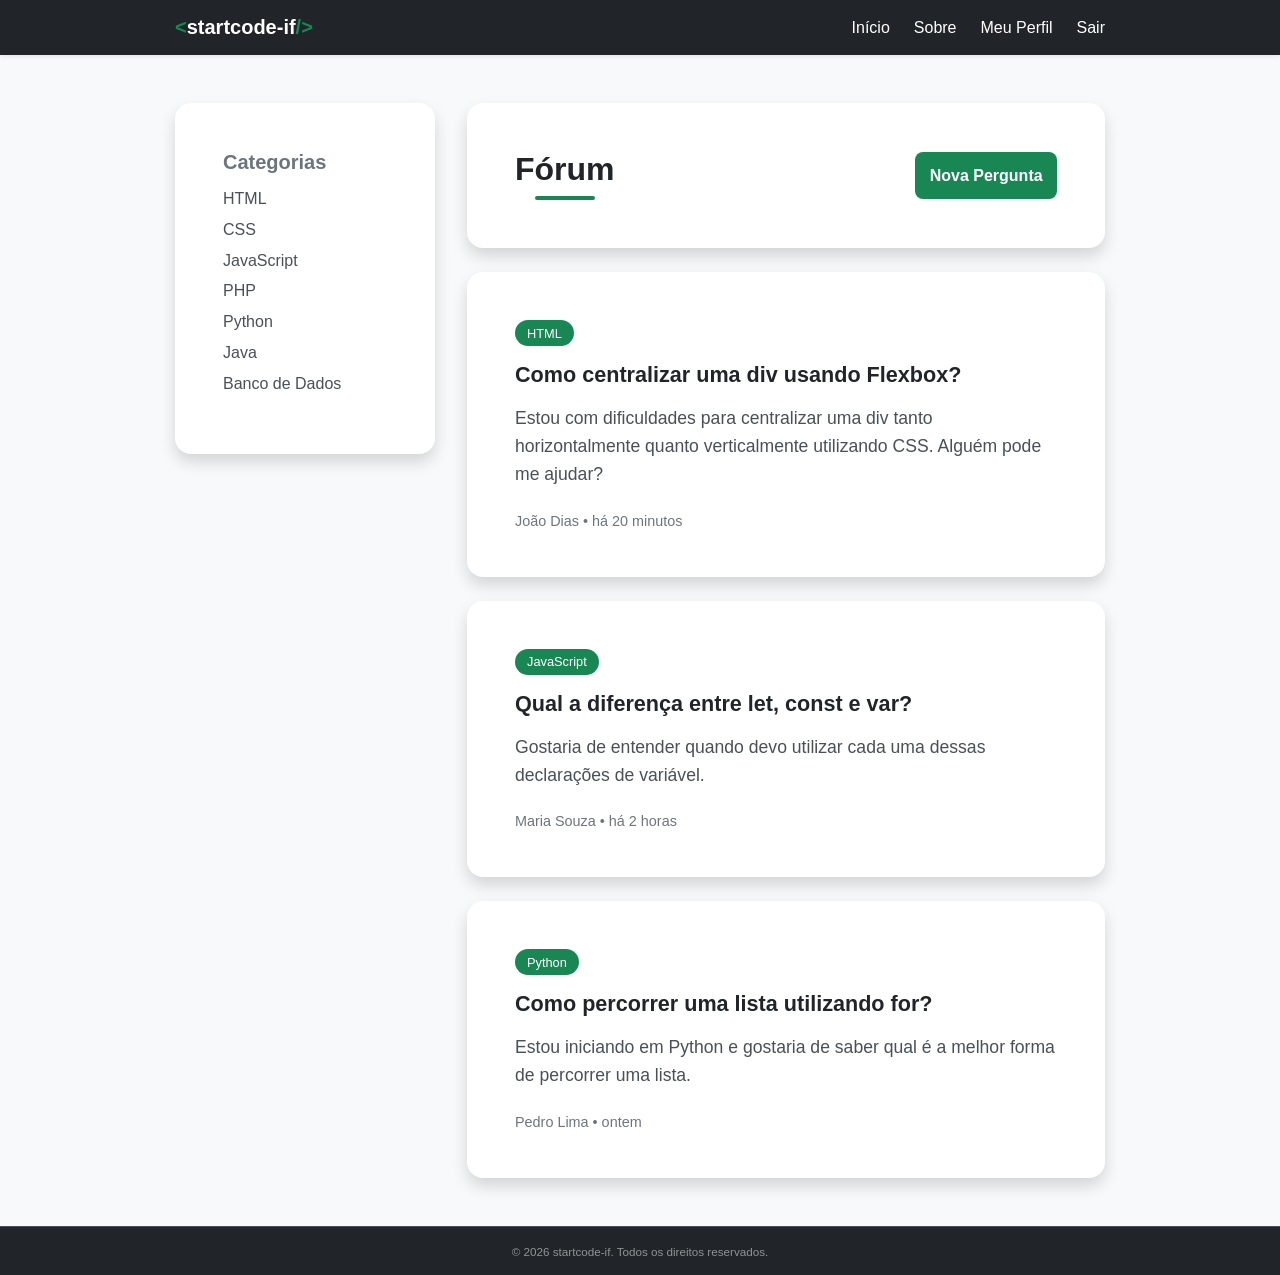
<file: startcode-if/html/index.html>
<!DOCTYPE html>
<html lang="pt-BR">
<head>
    <meta charset="UTF-8">
    <meta name="viewport" content="width=device-width, initial-scale=1.0">
    <title>Início - startcode-if</title>
    <link rel="stylesheet" href="../css/style.css">
</head>
<body>

    <nav class="navbar">
        <div class="container container-navbar">
            <a href="index.html" class="navbar-brand">
                <span class="text-success">&lt;</span>startcode-if<span class="text-success">/&gt;</span>
            </a>

            <div class="navbar-menu">
                <a href="index.html">Início</a>
                <a href="sobre.html">Sobre</a>
                <a href="meu-perfil.html">Meu Perfil</a>
                <a href="login.html">Sair</a>
            </div>
        </div>
    </nav>

    <main class="container main-content">

        <div class="content-wrapper">

            <aside class="sidebar">

                <div class="card">

                    <div class="card-body">

                        <h3 class="section-title">
                            Categorias
                        </h3>

                        <ul class="category-list">
                            <li><a href="#">HTML</a></li>
                            <li><a href="#">CSS</a></li>
                            <li><a href="#">JavaScript</a></li>
                            <li><a href="#">PHP</a></li>
                            <li><a href="#">Python</a></li>
                            <li><a href="#">Java</a></li>
                            <li><a href="#">Banco de Dados</a></li>
                        </ul>

                    </div>

                </div>

            </aside>

            <section class="feed">

                <div class="card">

                    <div class="card-body">

                        <div class="feed-header">

                            <div>
                                <h2 class="page-title feed-title">
                                    Fórum
                                </h2>

                                <div class="heading-line"></div>
                            </div>
<a href="nova-pergunta.html">
                            <button class="btn btn-success">
                                Nova Pergunta
                            </button>
</a>
                        </div>

                    </div>

                </div>

                <article class="card post-card">
                <a href="abrir-pergunta.html">
                    <div class="card-body">

                        <span class="post-category">
                            HTML
                        </span>

                        <h3 class="post-title">
                            Como centralizar uma div usando Flexbox?
                        </h3>

                        <p class="description">
                            Estou com dificuldades para centralizar uma div tanto
                            horizontalmente quanto verticalmente utilizando CSS.
                            Alguém pode me ajudar?
                        </p>

                        <div class="post-info">
                            João Dias • há 20 minutos
                        </div>

                    </div>
                </a>
                </article>

                <article class="card post-card">

                    <div class="card-body">

                        <span class="post-category">
                            JavaScript
                        </span>

                        <h3 class="post-title">
                            Qual a diferença entre let, const e var?
                        </h3>

                        <p class="description">
                            Gostaria de entender quando devo utilizar cada uma
                            dessas declarações de variável.
                        </p>

                        <div class="post-info">
                            Maria Souza • há 2 horas
                        </div>

                    </div>

                </article>

                <article class="card post-card">

                    <div class="card-body">

                        <span class="post-category">
                            Python
                        </span>

                        <h3 class="post-title">
                            Como percorrer uma lista utilizando for?
                        </h3>

                        <p class="description">
                            Estou iniciando em Python e gostaria de saber qual é
                            a melhor forma de percorrer uma lista.
                        </p>

                        <div class="post-info">
                            Pedro Lima • ontem
                        </div>

                    </div>

                </article>

            </section>

        </div>

    </main>

    <footer class="footer">
        <div class="container">
            <small>&copy; 2026 startcode-if. Todos os direitos reservados.</small>
        </div>
    </footer>

</body>
</html>
</file>
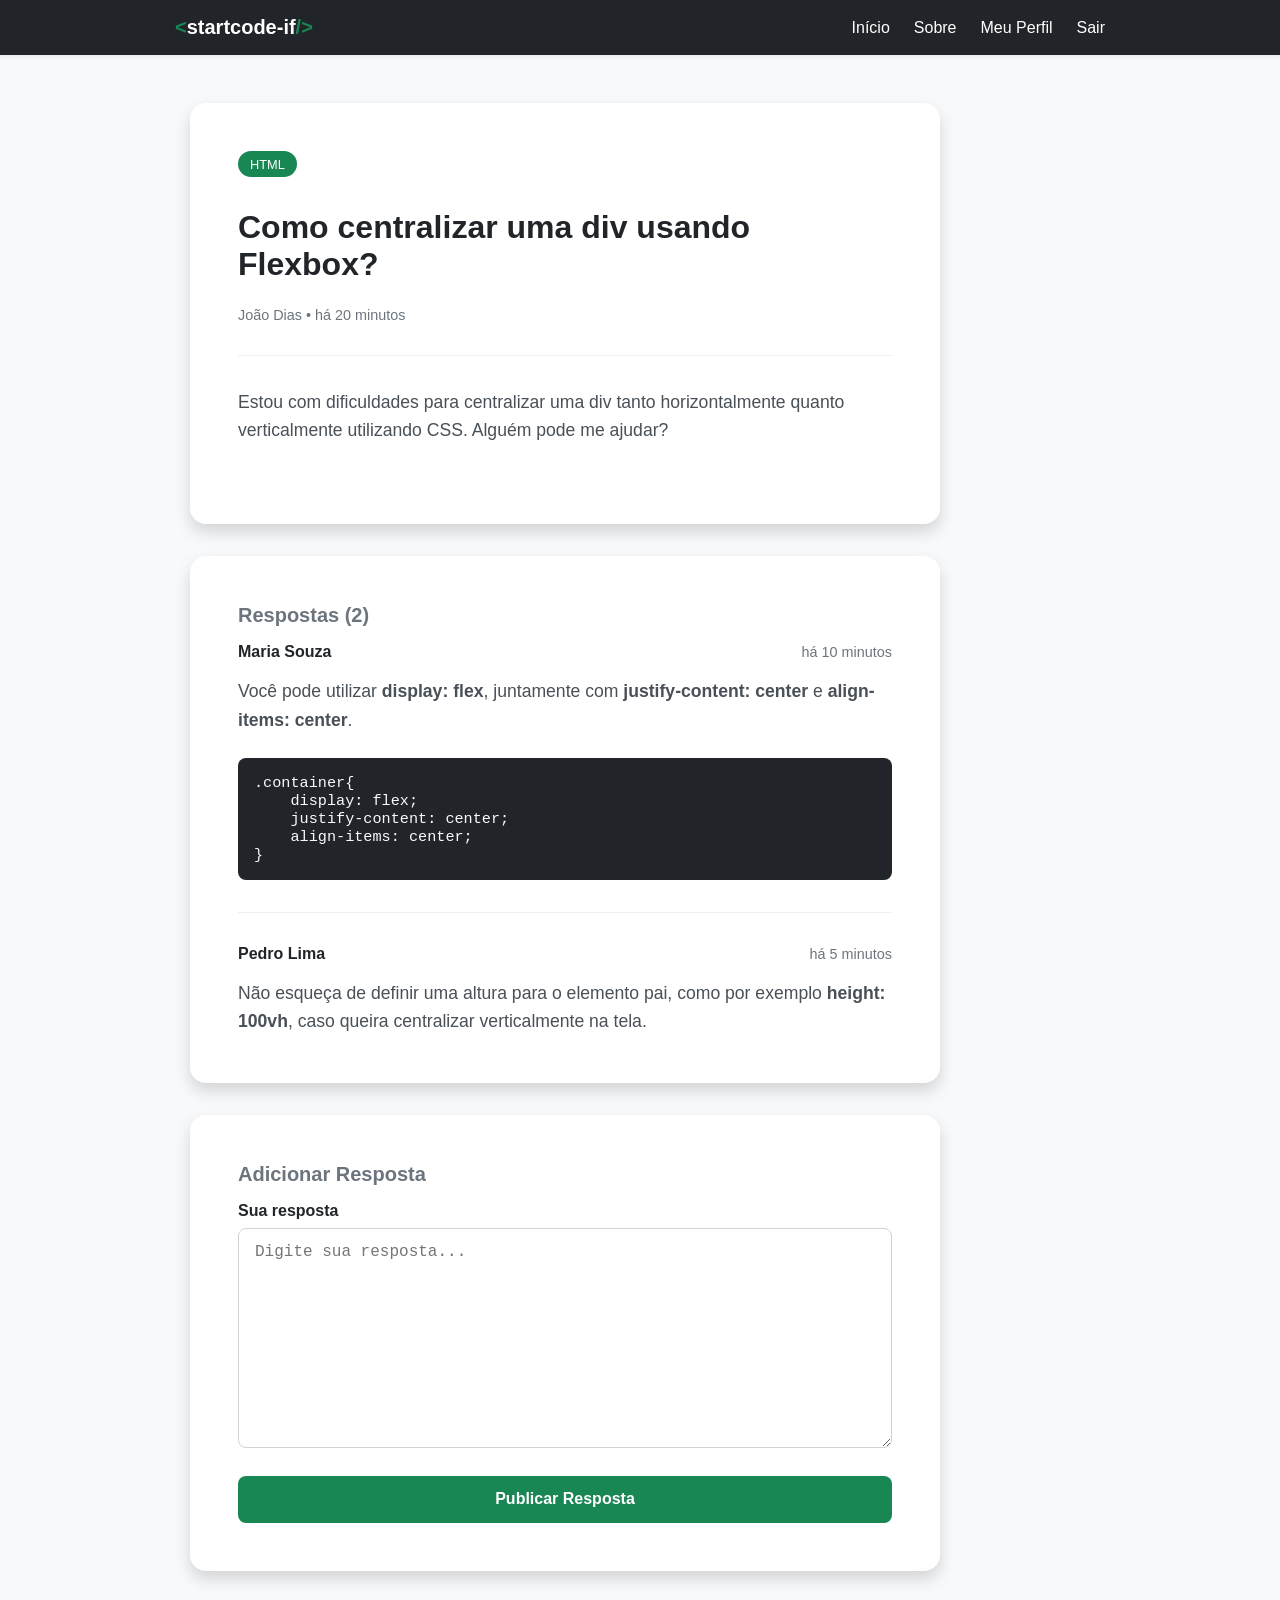
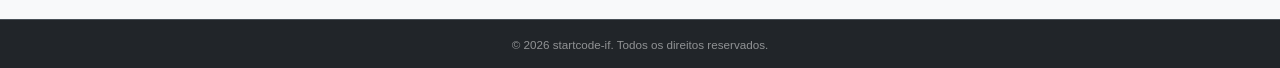
<file: startcode-if/html/abrir-pergunta.html>
<!DOCTYPE html>
<html lang="pt-BR">
<head>
    <meta charset="UTF-8">
    <meta name="viewport" content="width=device-width, initial-scale=1.0">
    <title>Pergunta - startcode-if</title>
    <link rel="stylesheet" href="../css/style.css">
</head>
<body>

    <nav class="navbar">
        <div class="container container-navbar">
            <a href="index.html" class="navbar-brand">
                <span class="text-success">&lt;</span>startcode-if<span class="text-success">/&gt;</span>
            </a>

            <div class="navbar-menu">
                <a href="index.html">Início</a>
                <a href="sobre.html">Sobre</a>
                <a href="meu-perfil.html">Meu Perfil</a>
                <a href="login.html">Sair</a>
            </div>
        </div>
    </nav>

    <main class="container main-content">

        <div class="question-page">

            <div class="card">

                <div class="card-body">

                    <span class="post-category">
                        HTML
                    </span>

                    <h1 class="page-title question-title">
                        Como centralizar uma div usando Flexbox?
                    </h1>

                    <div class="post-info">
                        João Dias • há 20 minutos
                    </div>

                    <hr class="divider">

                    <section class="section-content">

                        <p class="description">
                            Estou com dificuldades para centralizar uma div tanto
                            horizontalmente quanto verticalmente utilizando CSS.
                            Alguém pode me ajudar?
                        </p>

                    </section>

                </div>

            </div>

            <div class="card">

                <div class="card-body">

                    <h3 class="section-title">
                        Respostas (2)
                    </h3>

                    <div class="answer">

                        <div class="answer-header">
                            <strong>Maria Souza</strong>
                            <span class="answer-date">há 10 minutos</span>
                        </div>

                        <p class="description">
                            Você pode utilizar <strong>display: flex</strong>,
                            juntamente com <strong>justify-content: center</strong>
                            e <strong>align-items: center</strong>.
                        </p>

                        <pre class="code-block"><code>.container{
    display: flex;
    justify-content: center;
    align-items: center;
}</code></pre>

                    </div>

                    <hr class="divider">

                    <div class="answer">

                        <div class="answer-header">
                            <strong>Pedro Lima</strong>
                            <span class="answer-date">há 5 minutos</span>
                        </div>

                        <p class="description">
                            Não esqueça de definir uma altura para o elemento pai,
                            como por exemplo <strong>height: 100vh</strong>, caso
                            queira centralizar verticalmente na tela.
                        </p>

                    </div>

                </div>

            </div>

            <div class="card">

                <div class="card-body">

                    <h3 class="section-title">
                        Adicionar Resposta
                    </h3>

                    <form>

                        <div class="form-group">

                            <label class="form-label" for="resposta">
                                Sua resposta
                            </label>

                            <textarea
                                id="resposta"
                                class="form-control textarea"
                                rows="6"
                                placeholder="Digite sua resposta..."></textarea>

                        </div>

                        <button class="btn btn-success">
                            Publicar Resposta
                        </button>

                    </form>

                </div>

            </div>

        </div>

    </main>

    <footer class="footer">
        <div class="container">
            <small>&copy; 2026 startcode-if. Todos os direitos reservados.</small>
        </div>
    </footer>

</body>
</html>
</file>
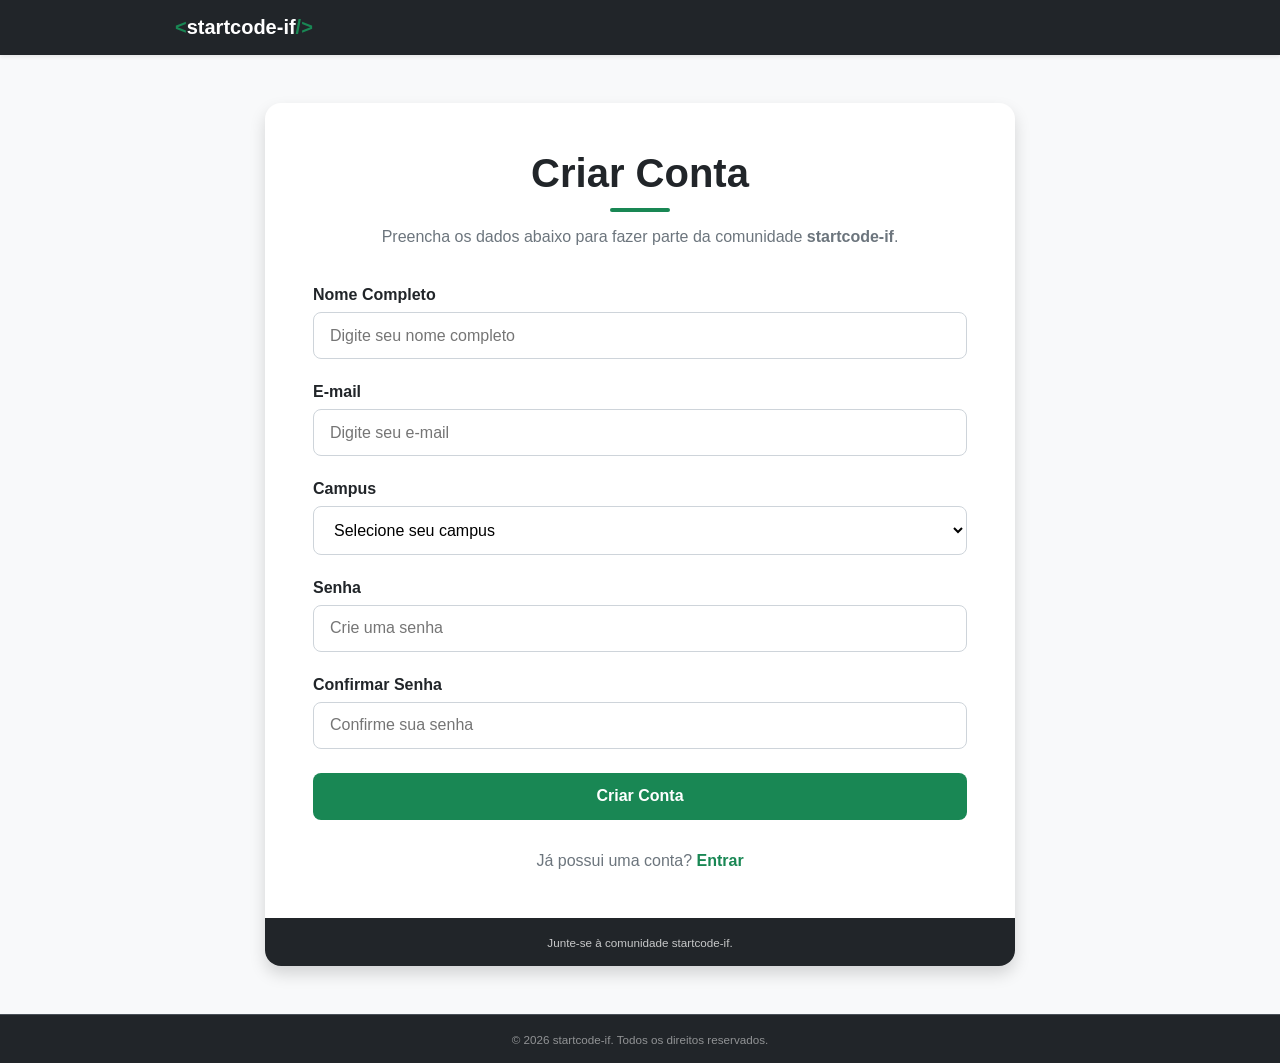
<file: startcode-if/html/cadastro.html>
<!DOCTYPE html>
<html lang="pt-BR">
<head>
    <meta charset="UTF-8">
    <meta name="viewport" content="width=device-width, initial-scale=1.0">
    <title>Cadastro - startcode-if</title>
    <link rel="stylesheet" href="../css/style.css">
</head>
<body>

    <nav class="navbar">
        <div class="container container-navbar">
            <a href="#" class="navbar-brand">
                <span class="text-success">&lt;</span>startcode-if<span class="text-success">/&gt;</span>
            </a>
        </div>
    </nav>

    <main class="container main-content">

        <div class="card register-card">

            <div class="card-body">

                <div class="text-center">
                    <h1 class="page-title">Criar Conta</h1>
                    <div class="heading-line"></div>

                    <p class="login-description">
                        Preencha os dados abaixo para fazer parte da comunidade
                        <strong>startcode-if</strong>.
                    </p>
                </div>

                <form action="index.html" method="get">

                    <div class="form-group">
                        <label class="form-label" for="nome">
                            Nome Completo
                        </label>

                        <input
                            type="text"
                            id="nome"
                            class="form-control"
                            placeholder="Digite seu nome completo"
                            required>
                    </div>

                    <div class="form-group">
                        <label class="form-label" for="email">
                            E-mail
                        </label>

                        <input
                            type="email"
                            id="email"
                            class="form-control"
                            placeholder="Digite seu e-mail"
                            required>
                    </div>

                    <div class="form-group">
                        <label class="form-label" for="campus">
                            Campus
                        </label>

                        <select
                            id="campus"
                            class="form-control"
                            required>

                            <option value="" selected disabled>
                                Selecione seu campus
                            </option>

                            <option>IFPI - São Raimundo Nonato</option>
                            <option>IFPI - Teresina Central</option>
                            <option>IFPI - Picos</option>
                            <option>IFPI - Floriano</option>
                            <option>Outro Campus</option>

                        </select>
                    </div>

                    <div class="form-group">
                        <label class="form-label" for="senha">
                            Senha
                        </label>

                        <input
                            type="password"
                            id="senha"
                            class="form-control"
                            placeholder="Crie uma senha"
                            required>
                    </div>

                    <div class="form-group">
                        <label class="form-label" for="confirmar">
                            Confirmar Senha
                        </label>

                        <input
                            type="password"
                            id="confirmar"
                            class="form-control"
                            placeholder="Confirme sua senha"
                            required>
                    </div>

                    <button type="submit" class="btn btn-success">
                        Criar Conta
                    </button>

                </form>

                <div class="login-footer">
                    <p>
                        Já possui uma conta?
                        <a href="login.html">Entrar</a>
                    </p>
                </div>

            </div>

            <div class="card-footer">
                <small>Junte-se à comunidade startcode-if.</small>
            </div>

        </div>

    </main>

    <footer class="footer">
        <div class="container">
            <small>&copy; 2026 startcode-if. Todos os direitos reservados.</small>
        </div>
    </footer>

</body>
</html>
</file>
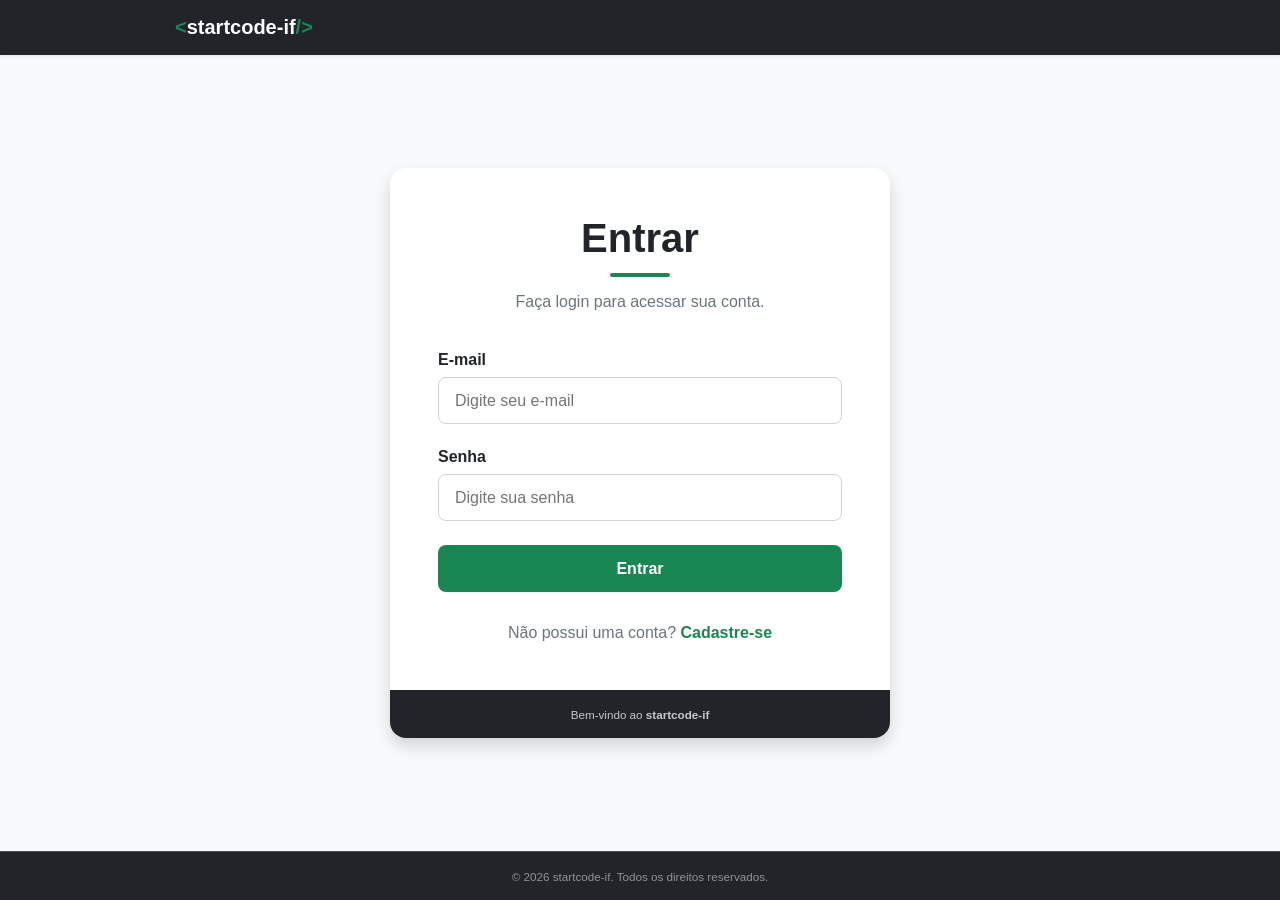
<file: startcode-if/html/login.html>
<!DOCTYPE html>
<html lang="pt-BR">
<head>
    <meta charset="UTF-8">
    <meta name="viewport" content="width=device-width, initial-scale=1.0">
    <title>Login - startcode-if</title>
    <link rel="stylesheet" href="../css/style.css">
</head>
<body>

    <nav class="navbar">
        <div class="container container-navbar">
            <a href="#" class="navbar-brand">
                <span class="text-success">&lt;</span>startcode-if<span class="text-success">/&gt;</span>
            </a>
        </div>
    </nav>

    <main class="container main-content">

        <div class="card login-card">

            <div class="card-body">

                <div class="text-center">
                    <h1 class="page-title">Entrar</h1>
                    <div class="heading-line"></div>
                    <p class="login-description">
                        Faça login para acessar sua conta.
                    </p>
                </div>

                <form action="index.html">

                    <div class="form-group">
                        <label class="form-label" for="email">
                            E-mail
                        </label>

                        <input
                            type="email"
                            id="email"
                            class="form-control"
                            placeholder="Digite seu e-mail"
                            required>
                    </div>

                    <div class="form-group">
                        <label class="form-label" for="senha">
                            Senha
                        </label>

                        <input
                            type="password"
                            id="senha"
                            class="form-control"
                            placeholder="Digite sua senha"
                            required>
                    </div>

                    <button type="submit" class="btn btn-success">
                        Entrar
                    </button>

                </form>

                <div class="login-footer">
                    <p>
                        Não possui uma conta?
                        <a href="cadastro.html">Cadastre-se</a>
                    </p>
                </div>

            </div>

            <div class="card-footer">
                <small>Bem-vindo ao <strong>startcode-if</strong></small>
            </div>

        </div>

    </main>

    <footer class="footer">
        <div class="container">
            <small>&copy; 2026 startcode-if. Todos os direitos reservados.</small>
        </div>
    </footer>

</body>
</html>
</file>
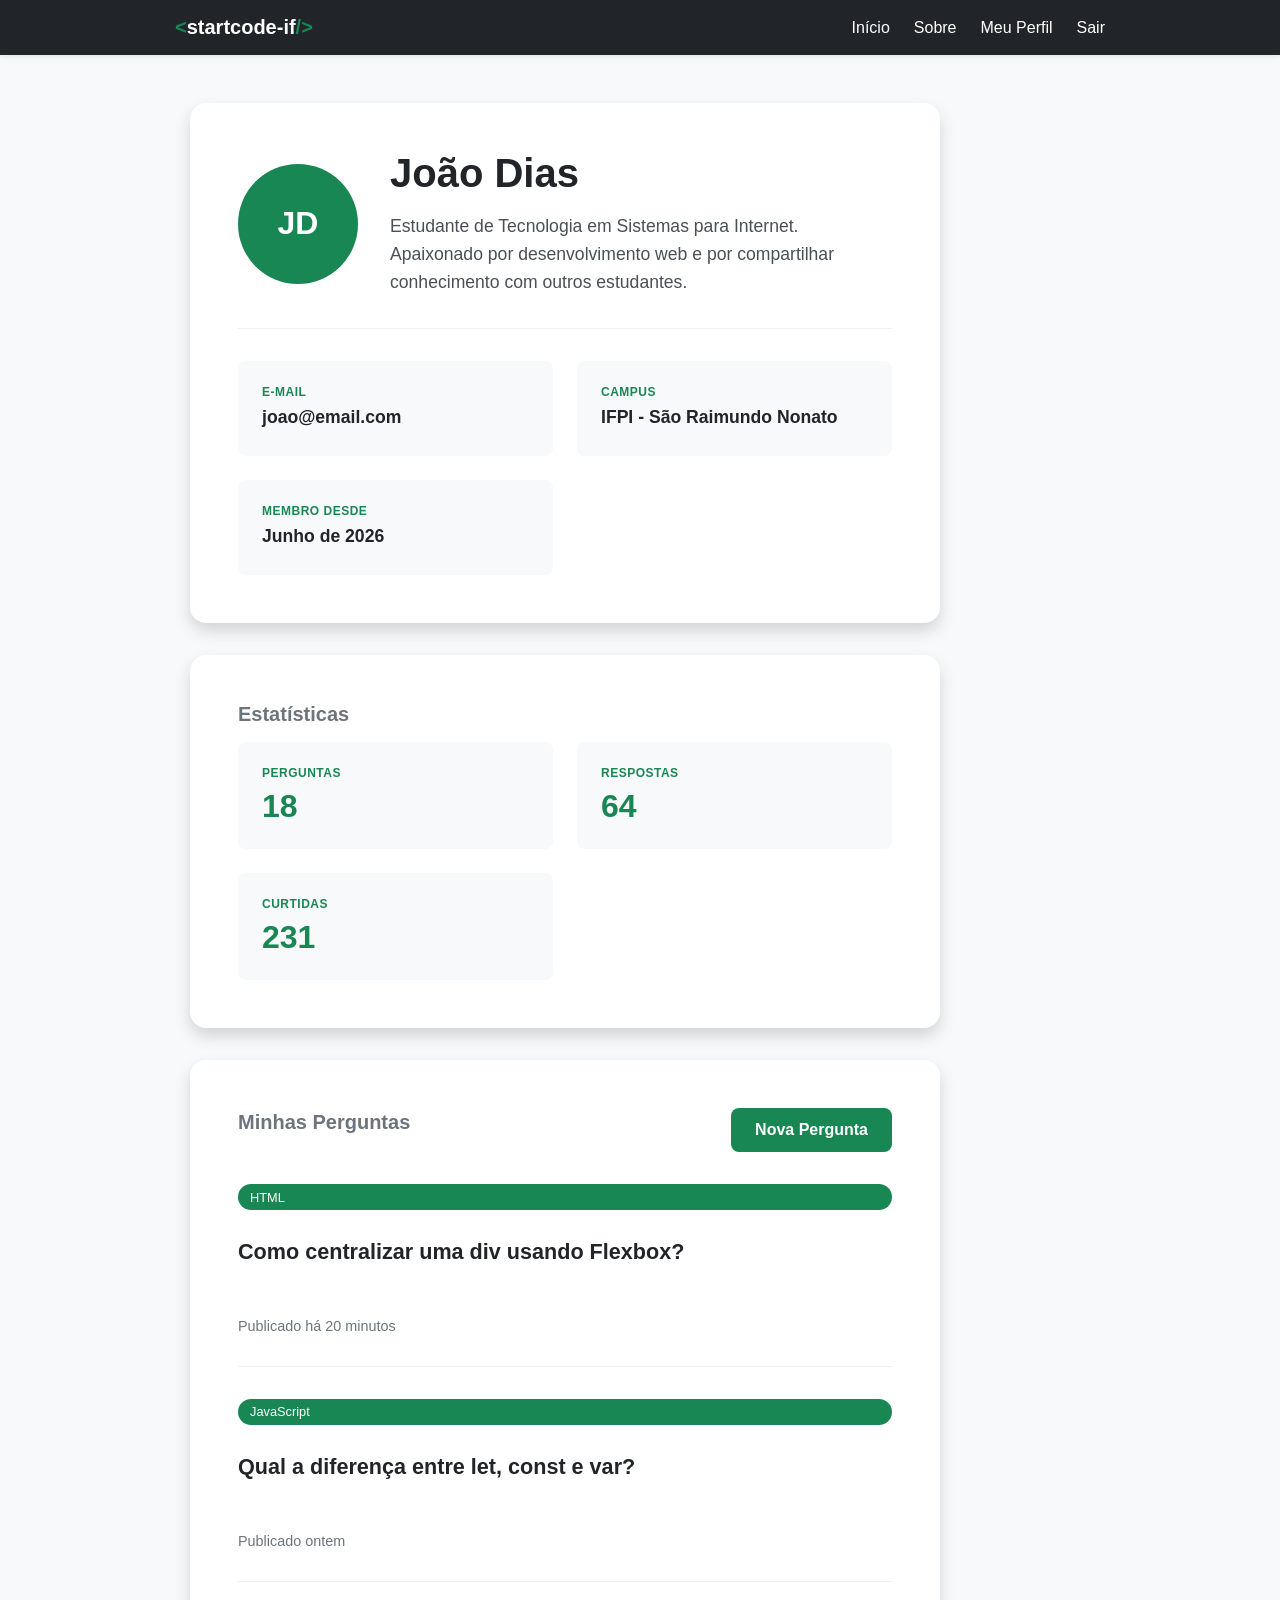
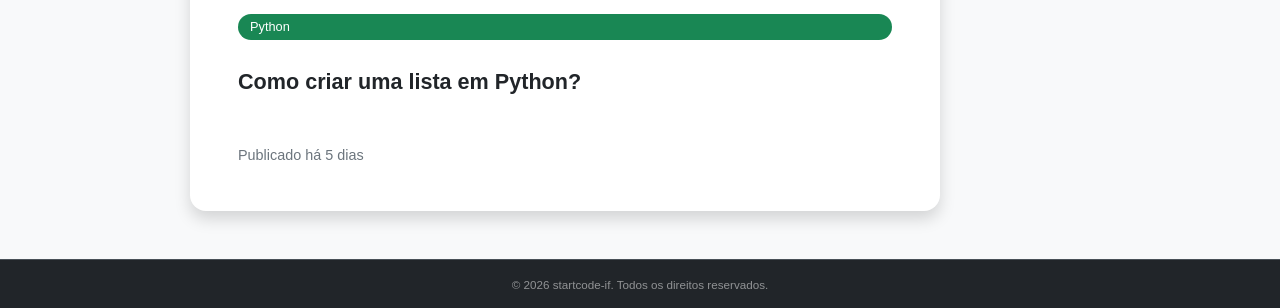
<file: startcode-if/html/meu-perfil.html>
<!DOCTYPE html>
<html lang="pt-BR">
<head>
    <meta charset="UTF-8">
    <meta name="viewport" content="width=device-width, initial-scale=1.0">
    <title>Meu Perfil - startcode-if</title>
    <link rel="stylesheet" href="../css/style.css">
</head>
<body>

    <nav class="navbar">
        <div class="container container-navbar">
            <a href="index.html" class="navbar-brand">
                <span class="text-success">&lt;</span>startcode-if<span class="text-success">/&gt;</span>
            </a>

            <div class="navbar-menu">
                <a href="index.html">Início</a>
                <a href="sobre.html">Sobre</a>
                <a href="meu-perfil.html">Meu Perfil</a>
                <a href="login.html">Sair</a>
            </div>
        </div>
    </nav>

    <main class="container main-content">

        <div class="profile-page">

            <div class="card">

                <div class="card-body">

                    <div class="profile-header">

                        <div class="profile-avatar">
                            JD
                        </div>

                        <div class="profile-info">

                            <h1 class="page-title profile-name">
                                João Dias
                            </h1>

                            <p class="description">
                                Estudante de Tecnologia em Sistemas para Internet.
                                Apaixonado por desenvolvimento web e por compartilhar
                                conhecimento com outros estudantes.
                            </p>

                        </div>

                    </div>

                    <hr class="divider">

                    <div class="info-grid">

                        <div class="info-box">
                            <h4 class="info-label">
                                E-mail
                            </h4>

                            <p class="info-value">
                                joao@email.com
                            </p>
                        </div>

                        <div class="info-box">
                            <h4 class="info-label">
                                Campus
                            </h4>

                            <p class="info-value">
                                IFPI - São Raimundo Nonato
                            </p>
                        </div>

                        <div class="info-box">
                            <h4 class="info-label">
                                Membro desde
                            </h4>

                            <p class="info-value">
                                Junho de 2026
                            </p>
                        </div>

                    </div>

                </div>

            </div>

            <div class="card">

                <div class="card-body">

                    <h3 class="section-title">
                        Estatísticas
                    </h3>

                    <div class="info-grid">

                        <div class="info-box">
                            <h4 class="info-label">
                                Perguntas
                            </h4>

                            <p class="profile-number">
                                18
                            </p>
                        </div>

                        <div class="info-box">
                            <h4 class="info-label">
                                Respostas
                            </h4>

                            <p class="profile-number">
                                64
                            </p>
                        </div>

                        <div class="info-box">
                            <h4 class="info-label">
                                Curtidas
                            </h4>

                            <p class="profile-number">
                                231
                            </p>
                        </div>

                    </div>

                </div>

            </div>

            <div class="card">

                <div class="card-body">

                    <div class="profile-post-header">

                        <h3 class="section-title">
                            Minhas Perguntas
                        </h3>
<a href="nova-pergunta.html">
                        <button class="btn btn-success btn-auto">
                            Nova Pergunta
                        </button>
</a>
                    </div>

                    <div class="profile-post">

                        <span class="post-category">
                            HTML
                        </span>

                        <h3 class="post-title">
                            Como centralizar uma div usando Flexbox?
                        </h3>

                        <div class="post-info">
                            Publicado há 20 minutos
                        </div>

                    </div>

                    <hr class="divider">

                    <div class="profile-post">

                        <span class="post-category">
                            JavaScript
                        </span>

                        <h3 class="post-title">
                            Qual a diferença entre let, const e var?
                        </h3>

                        <div class="post-info">
                            Publicado ontem
                        </div>

                    </div>

                    <hr class="divider">

                    <div class="profile-post">

                        <span class="post-category">
                            Python
                        </span>

                        <h3 class="post-title">
                            Como criar uma lista em Python?
                        </h3>

                        <div class="post-info">
                            Publicado há 5 dias
                        </div>

                    </div>

                </div>

            </div>

        </div>

    </main>

    <footer class="footer">
        <div class="container">
            <small>&copy; 2026 startcode-if. Todos os direitos reservados.</small>
        </div>
    </footer>

</body>
</html>
</file>
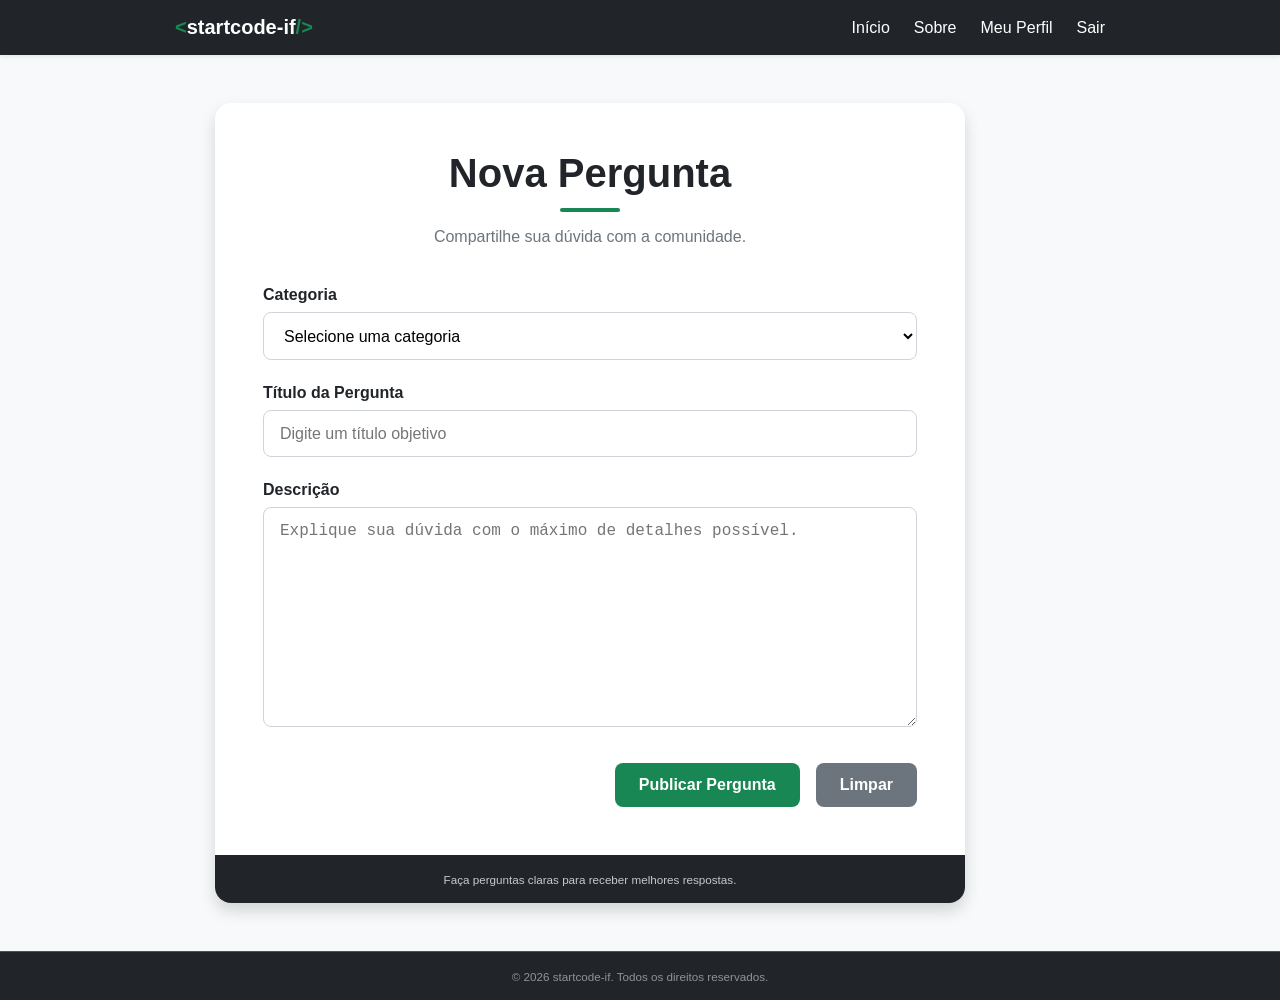
<file: startcode-if/html/nova-pergunta.html>
<!DOCTYPE html>
<html lang="pt-BR">
<head>
    <meta charset="UTF-8">
    <meta name="viewport" content="width=device-width, initial-scale=1.0">
    <title>Nova Pergunta - startcode-if</title>
    <link rel="stylesheet" href="../css/style.css">
</head>
<body>

    <nav class="navbar">
        <div class="container container-navbar">

            <a href="index.html" class="navbar-brand">
                <span class="text-success">&lt;</span>startcode-if<span class="text-success">/&gt;</span>
            </a>

            <div class="navbar-menu">
                <a href="index.html">Início</a>
                <a href="sobre.html">Sobre</a>
                <a href="meu-perfil.html">Meu Perfil</a>
                <a href="login.html">Sair</a>
            </div>

        </div>
    </nav>

    <main class="container main-content">

        <div class="question-form-page">

            <div class="card">

                <div class="card-body">

                    <div class="text-center">
                        <h1 class="page-title">
                            Nova Pergunta
                        </h1>

                        <div class="heading-line"></div>

                        <p class="login-description">
                            Compartilhe sua dúvida com a comunidade.
                        </p>
                    </div>

                    <form>

    <div class="form-group">

        <label class="form-label" for="categoria">
            Categoria
        </label>

        <select
            id="categoria"
            class="form-control"
            required>

            <option value="" selected disabled>
                Selecione uma categoria
            </option>

            <option value="html">HTML</option>
            <option value="css">CSS</option>
            <option value="javascript">JavaScript</option>
            <option value="php">PHP</option>
            <option value="python">Python</option>
            <option value="java">Java</option>
            <option value="banco-de-dados">Banco de Dados</option>

        </select>

    </div>

    <div class="form-group">

        <label class="form-label" for="titulo">
            Título da Pergunta
        </label>

        <input
            type="text"
            id="titulo"
            class="form-control"
            placeholder="Digite um título objetivo"
            required>

    </div>

    <div class="form-group">

        <label class="form-label" for="descricao">
            Descrição
        </label>

        <textarea
            id="descricao"
            class="form-control textarea"
            rows="8"
            placeholder="Explique sua dúvida com o máximo de detalhes possível."
            required></textarea>

    </div>

    <div class="button-group">

        <button type="submit" class="btn btn-success btn-auto">
            Publicar Pergunta
        </button>

        <button type="reset" class="btn btn-secondary btn-auto">
            Limpar
        </button>

    </div>

</form>

                </div>

                <div class="card-footer">
                    <small>Faça perguntas claras para receber melhores respostas.</small>
                </div>

            </div>

        </div>

    </main>

    <footer class="footer">
        <div class="container">
            <small>&copy; 2026 startcode-if. Todos os direitos reservados.</small>
        </div>
    </footer>

</body>
</html>
</file>
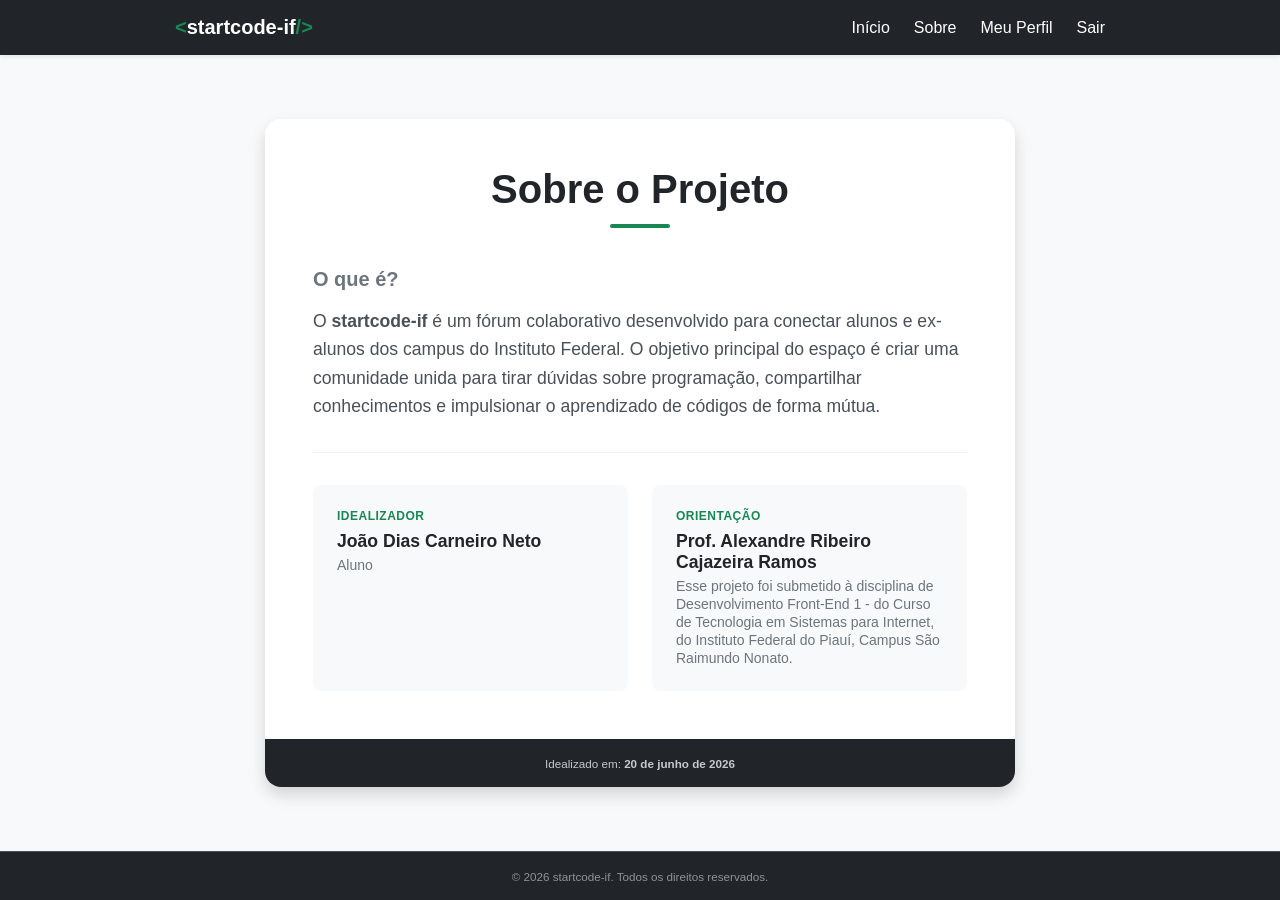
<file: startcode-if/html/sobre.html>
<!DOCTYPE html>
<html lang="pt-BR">
<head>
    <meta charset="UTF-8">
    <meta name="viewport" content="width=device-width, initial-scale=1.0">
    <title>Sobre - startcode-if</title>
    <link rel="stylesheet" href="../css/style.css">
</head>
<body>

    <nav class="navbar">
        <div class="container container-navbar">
            <a href="index.html" class="navbar-brand">
                <span class="text-success">&lt;</span>startcode-if<span class="text-success">/&gt;</span>
            </a>
            <div class="navbar-menu">
                <a href="index.html">Início</a>
                <a href="sobre.html">Sobre</a>
                <a href="meu-perfil.html">Meu Perfil</a>
                <a href="login.html">Sair</a>
            </div>
        </div>
    </nav>

    <main class="container main-content">
        <div class="card">
            <div class="card-body">
                
                <div class="text-center">
                    <h1 class="page-title">Sobre o Projeto</h1>
                    <div class="heading-line"></div>
                </div>

                <section class="section-content">
                    <h3 class="section-title">O que é?</h3>
                    <p class="description">
                        O <strong>startcode-if</strong> é um fórum colaborativo desenvolvido para conectar alunos e ex-alunos dos campus do Instituto Federal. O objetivo principal do espaço é criar uma comunidade unida para tirar dúvidas sobre programação, compartilhar conhecimentos e impulsionar o aprendizado de códigos de forma mútua.
                    </p>
                </section>

                <hr class="divider">

                <section class="info-grid">
                    <div class="info-box">
                        <h4 class="info-label">Idealizador</h4>
                        <p class="info-value">João Dias Carneiro Neto</p>
                        <span class="info-sub text-muted">Aluno</span>
                    </div>

                    <div class="info-box">
                        <h4 class="info-label">Orientação</h4>
                        <p class="info-value">Prof. Alexandre Ribeiro Cajazeira Ramos</p>
                        <span class="info-sub text-muted">Esse projeto foi submetido à disciplina de Desenvolvimento Front-End 1 - do Curso de Tecnologia em Sistemas para Internet, do Instituto Federal do Piauí, Campus São Raimundo Nonato.</span>
                    </div>
                </section>

            </div>
            
            <div class="card-footer">
                <small>Idealizado em: <strong>20 de junho de 2026</strong></small>
            </div>
        </div>
    </main>

    <footer class="footer">
        <div class="container">
            <small>&copy; 2026 startcode-if. Todos os direitos reservados.</small>
        </div>
    </footer>

</body>
</html>
</file>
<file: startcode-if/css/style.css>
* {
    margin: 0;
    padding: 0;
    box-sizing: border-box;
}

body {
    font-family: 'Segoe UI', Tahoma, Geneva, Verdana, sans-serif;
    background-color: #f8f9fa; 
    color: #212529; 
    display: flex;
    flex-direction: column;
    min-height: 100vh;
}

a{
    text-decoration: none;
}

.container {
    width: 100%;
    max-width: 960px;
    margin: 0 auto;
    padding: 0 15px;
}

.navbar {
    background-color: #212529;
    padding: 1rem 0;
    box-shadow: 0 0.125rem 0.25rem rgba(0, 0, 0, 0.075);
}

.navbar-brand {
    color: #fff;
    text-decoration: none;
    font-size: 1.25rem;
    font-weight: 700;
}

.text-success {
    color: #198754;
}

.main-content {
    margin-top: 3rem;
    margin-bottom: 3rem;
    flex-grow: 1;
    display: flex;
    justify-content: center;
    align-items: center;
}

.card {
    background-color: #fff;
    border-radius: 1rem;
    box-shadow: 0 0.5rem 1rem rgba(0, 0, 0, 0.15);
    overflow: hidden;
    width: 100%;
    max-width: 750px;
}

.card-body {
    padding: 3rem;
}

.text-center {
    text-align: center;
    margin-bottom: 2.5rem;
}

.page-title {
    font-size: 2.5rem;
    font-weight: 700;
    color: #212529;
    margin-bottom: 0.75rem;
}

.heading-line {
    width: 60px;
    height: 4px;
    background-color: #198754;
    margin: 0 auto;
    border-radius: 2px;
}

.section-content {
    margin-bottom: 2rem;
}

.section-title {
    font-size: 1.25rem;
    color: #6c757d;
    margin-bottom: 1rem;
    font-weight: 600;
}

.description {
    font-size: 1.1rem;
    line-height: 1.6;
    color: #495057;
}

.divider {
    border: 0;
    border-top: 1px solid #dee2e6;
    margin: 2rem 0;
    opacity: 0.5;
}

.info-grid {
    display: grid;
    grid-template-columns: repeat(auto-fit, minmax(250px, 1fr));
    gap: 1.5rem;
}

.info-box {
    flex: 1;
    min-width: 250px;
    background-color: #f8f9fa;
    padding: 1.5rem;
    border-radius: 0.5rem;
}

.info-label {
    font-size: 0.75rem;
    text-transform: uppercase;
    color: #198754;
    font-weight: 700;
    letter-spacing: 0.5px;
    margin-bottom: 0.5rem;
}

.info-value {
    font-size: 1.1rem;
    font-weight: 600;
    color: #212529;
    margin-bottom: 0.25rem;
}

.info-sub {
    font-size: 0.875rem;
    color: #6c757d;
}

.card-footer {
    background-color: #212529;
    color: rgba(255, 255, 255, 0.75);
    text-align: center;
    padding: 1rem;
    font-size: 0.875rem;
}

.footer {
    background-color: #212529;
    color: rgba(255, 255, 255, 0.5);
    text-align: center;
    padding: 1rem 0;
    border-top: 1px solid #495057;
    font-size: 0.875rem;
}

.login-card {
    max-width: 500px;
}

.login-description {
    color: #6c757d;
    margin-top: 1rem;
}

.form-group {
    margin-bottom: 1.5rem;
}

.form-label {
    display: block;
    margin-bottom: 0.5rem;
    font-weight: 600;
    color: #212529;
}

.form-control {
    width: 100%;
    padding: 0.85rem 1rem;
    border: 1px solid #ced4da;
    border-radius: 0.5rem;
    font-size: 1rem;
    transition: 0.2s;
}

.form-control:focus {
    outline: none;
    border-color: #198754;
    box-shadow: 0 0 0 0.2rem rgba(25, 135, 84, 0.2);
}

.btn {
    width: 100%;
    padding: 0.9rem;
    border: none;
    border-radius: 0.5rem;
    font-size: 1rem;
    font-weight: 600;
    cursor: pointer;
    transition: 0.2s;
}

.btn-success {
    background-color: #198754;
    color: #fff;
}

.btn-success:hover {
    background-color: #157347;
}

.login-footer {
    margin-top: 2rem;
    text-align: center;
    color: #6c757d;
}

.login-footer a {
    color: #198754;
    text-decoration: none;
    font-weight: 600;
}

.login-footer a:hover {
    text-decoration: underline;
}

.container-navbar {
    display: flex;
    justify-content: space-between;
    align-items: center;
}

.navbar-menu {
    display: flex;
    gap: 1.5rem;
}

.navbar-menu a {
    color: #fff;
    text-decoration: none;
    transition: .2s;
}

.navbar-menu a:hover {
    color: #198754;
}

.content-wrapper {
    display: flex;
    gap: 2rem;
    width: 100%;
    align-items: flex-start;
}

.sidebar {
    width: 260px;
}

.feed {
    flex: 1;
    display: flex;
    flex-direction: column;
    gap: 1.5rem;
}

.feed-title {
    font-size: 2rem;
    margin-bottom: .5rem;
}

.feed-header {
    display: flex;
    justify-content: space-between;
    align-items: center;
}

.category-list {
    list-style: none;
}

.category-list li {
    margin-bottom: .8rem;
}

.category-list a {
    text-decoration: none;
    color: #495057;
    font-weight: 500;
}

.category-list a:hover {
    color: #198754;
}

.post-card {
    transition: .2s;
}

.post-card:hover {
    transform: translateY(-3px);
}

.post-category {
    display: inline-block;
    background: #198754;
    color: #fff;
    padding: .35rem .75rem;
    border-radius: 20px;
    font-size: .8rem;
    margin-bottom: 1rem;
}

.post-title {
    font-size: 1.35rem;
    margin-bottom: 1rem;
    color: #212529;
}

.post-info {
    margin-top: 1.5rem;
    color: #6c757d;
    font-size: .9rem;
}

@media (max-width: 768px) {

    .container-navbar {
        flex-direction: column;
        gap: 1rem;
    }

    .navbar-menu {
        flex-wrap: wrap;
        justify-content: center;
    }

    .content-wrapper {
        flex-direction: column;
    }

    .sidebar {
        width: 100%;
    }

    .feed-header {
        flex-direction: column;
        align-items: flex-start;
        gap: 1rem;
    }

}
.question-page {
    width: 100%;
    max-width: 900px;
    display: flex;
    flex-direction: column;
    gap: 2rem;
}

.question-title {
    font-size: 2rem;
    margin-top: 1rem;
    margin-bottom: .5rem;
}

.answer {
    display: flex;
    flex-direction: column;
    gap: 1rem;
}

.answer-header {
    display: flex;
    justify-content: space-between;
    align-items: center;
    color: #212529;
}

.answer-date {
    font-size: .9rem;
    color: #6c757d;
}

.textarea {
    resize: vertical;
    min-height: 140px;
}

.code-block {
    background-color: #212529;
    color: #f8f9fa;
    padding: 1rem;
    border-radius: .5rem;
    overflow-x: auto;
    font-family: Consolas, monospace;
    font-size: .95rem;
    margin-top: .5rem;
}
.profile-page {
    width: 100%;
    max-width: 900px;
    display: flex;
    flex-direction: column;
    gap: 2rem;
}

.profile-header {
    display: flex;
    align-items: center;
    gap: 2rem;
    flex-wrap: wrap;
}

.profile-avatar {
    width: 120px;
    height: 120px;
    border-radius: 50%;
    background-color: #198754;
    color: #fff;
    display: flex;
    justify-content: center;
    align-items: center;
    font-size: 2rem;
    font-weight: bold;
}

.profile-info {
    flex: 1;
}

.profile-name {
    margin-bottom: 1rem;
}

.profile-number {
    font-size: 2rem;
    font-weight: bold;
    color: #198754;
}

.profile-post-header {
    display: flex;
    justify-content: space-between;
    align-items: center;
    margin-bottom: 2rem;
}

.profile-post {
    display: flex;
    flex-direction: column;
    gap: .8rem;
}

.btn-auto {
    width: auto;
    padding: .8rem 1.5rem;
}

@media (max-width: 768px) {

    .profile-header {
        flex-direction: column;
        text-align: center;
    }

    .profile-post-header {
        flex-direction: column;
        align-items: flex-start;
        gap: 1rem;
    }

    .btn-auto {
        width: 100%;
    }

}

.question-form-page {
    width: 100%;
    max-width: 850px;
}

.button-group {
    display: flex;
    gap: 1rem;
    justify-content: flex-end;
    margin-top: 2rem;
}

.btn-secondary {
    background-color: #6c757d;
    color: #fff;
}

.btn-secondary:hover {
    background-color: #5c636a;
}

select.form-control {
    cursor: pointer;
    background-color: #fff;
}

textarea.form-control {
    min-height: 220px;
}

@media (max-width: 768px) {

    .button-group {
        flex-direction: column;
    }

    .button-group .btn {
        width: 100%;
    }

}
</file>
